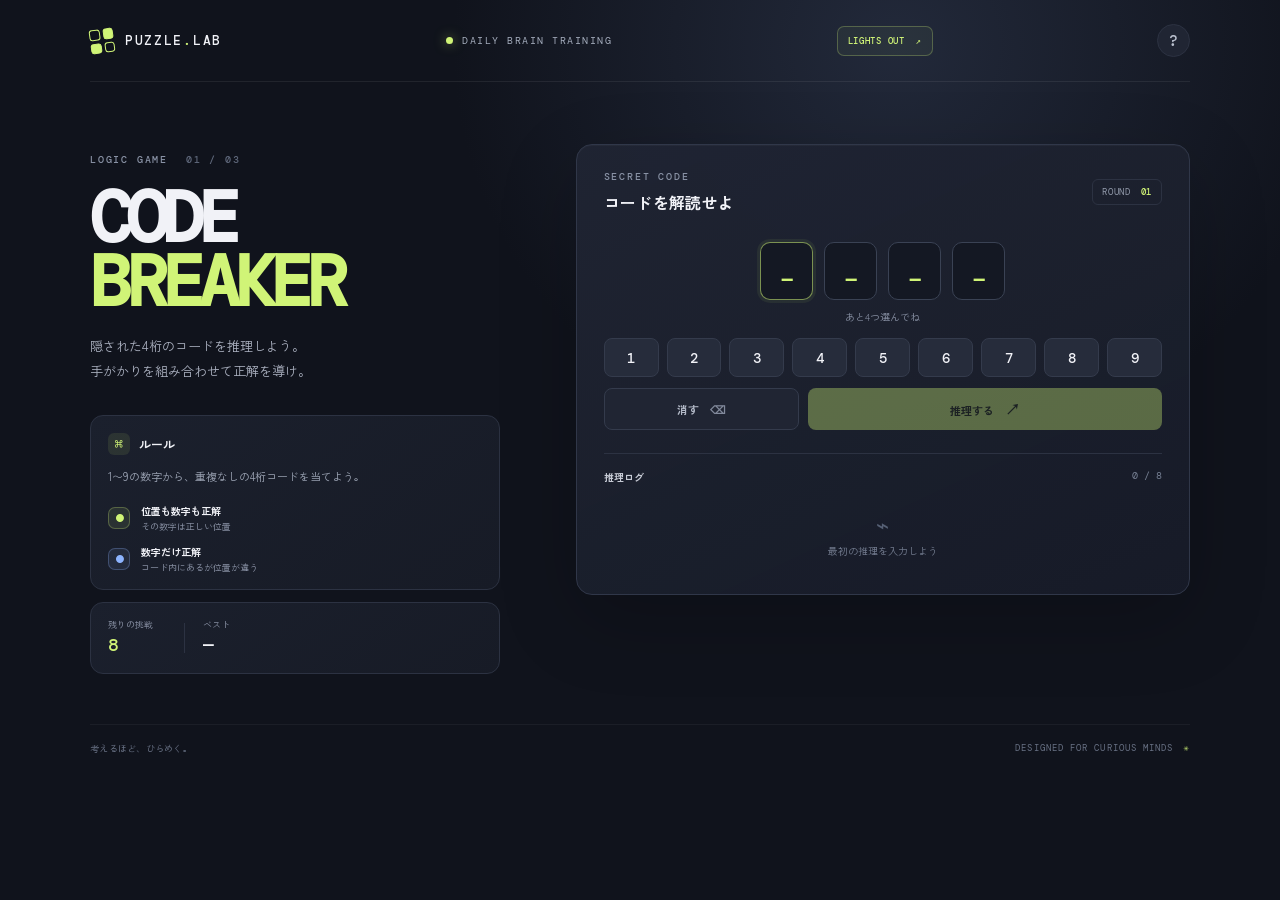
<file: index.html>
<!doctype html>
<html lang="ja">
<head>
  <meta charset="UTF-8" />
  <meta name="viewport" content="width=device-width, initial-scale=1.0" />
  <meta name="theme-color" content="#10131c" />
  <meta name="apple-mobile-web-app-capable" content="yes" />
  <meta name="apple-mobile-web-app-status-bar-style" content="black-translucent" />
  <meta name="apple-mobile-web-app-title" content="CODE BREAKER" />
  <link rel="manifest" href="manifest.webmanifest" />
  <link rel="icon" href="icon.svg" type="image/svg+xml" />
  <link rel="apple-touch-icon" href="icon.svg" />
  <title>CODE BREAKER — 数字推理ゲーム</title>
  <link rel="preconnect" href="https://fonts.googleapis.com" />
  <link rel="preconnect" href="https://fonts.gstatic.com" crossorigin />
  <link href="https://fonts.googleapis.com/css2?family=DM+Mono:wght@400;500&family=Zen+Kaku+Gothic+New:wght@400;500;600;700;800&display=swap" rel="stylesheet" />
  <link rel="stylesheet" href="style.css" />
</head>
<body>
  <main class="shell">
    <header class="topbar">
      <a class="brand" href="#" aria-label="Code Breaker ホーム">
        <span class="brand-mark"><i></i><i></i><i></i><i></i></span>
        <span>PUZZLE<span class="brand-dot">.</span>LAB</span>
      </a>
      <div class="top-meta"><span class="live-dot"></span> DAILY BRAIN TRAINING</div>
      <a class="mode-link" href="lights.html">LIGHTS OUT <span>↗</span></a>
      <button class="icon-button" id="help-button" aria-label="遊び方">?</button>
    </header>

    <section class="game-layout">
      <aside class="intro">
        <p class="eyebrow">LOGIC GAME <span>01 / 03</span></p>
        <h1>CODE<br /><em>BREAKER</em></h1>
        <p class="intro-copy">隠された4桁のコードを推理しよう。<br />手がかりを組み合わせて正解を導け。</p>
        <div class="rule-card">
          <div class="rule-title"><span class="rule-icon">⌘</span> ルール</div>
          <p>1〜9の数字から、重複なしの4桁コードを当てよう。</p>
          <div class="legend-row"><span class="legend-chip exact">●</span><span><b>位置も数字も正解</b><small>その数字は正しい位置</small></span></div>
          <div class="legend-row"><span class="legend-chip exists">●</span><span><b>数字だけ正解</b><small>コード内にあるが位置が違う</small></span></div>
        </div>
        <div class="stats-card">
          <div><small>残りの挑戦</small><strong id="tries-left">8</strong></div>
          <div class="stats-divider"></div>
          <div><small>ベスト</small><strong id="best-score">—</strong></div>
        </div>
      </aside>

      <section class="board-card" aria-label="数字推理ゲーム">
        <div class="board-head">
          <div><p class="eyebrow">SECRET CODE</p><h2>コードを解読せよ</h2></div>
          <span class="round-tag">ROUND <b id="round-number">01</b></span>
        </div>

        <div class="code-display" aria-label="入力中のコード">
          <div class="code-slot active" data-slot="0"><span>_</span></div>
          <div class="code-slot" data-slot="1"><span>_</span></div>
          <div class="code-slot" data-slot="2"><span>_</span></div>
          <div class="code-slot" data-slot="3"><span>_</span></div>
        </div>
        <p class="input-hint" id="input-hint">数字を選んでコードを入力</p>

        <div class="keypad" aria-label="数字キー">
          <button class="number-key" data-number="1">1</button>
          <button class="number-key" data-number="2">2</button>
          <button class="number-key" data-number="3">3</button>
          <button class="number-key" data-number="4">4</button>
          <button class="number-key" data-number="5">5</button>
          <button class="number-key" data-number="6">6</button>
          <button class="number-key" data-number="7">7</button>
          <button class="number-key" data-number="8">8</button>
          <button class="number-key" data-number="9">9</button>
        </div>
        <div class="action-row">
          <button class="clear-button" id="clear-button">消す <span>⌫</span></button>
          <button class="submit-button" id="submit-button" disabled>推理する <span>↗</span></button>
        </div>

        <div class="history-head"><span>推理ログ</span><span id="history-count">0 / 8</span></div>
        <div class="history-list" id="history-list" aria-live="polite">
          <div class="empty-state"><span class="empty-icon">⌁</span><span>最初の推理を入力しよう</span></div>
        </div>
      </section>
    </section>

    <footer><span>考えるほど、ひらめく。</span><span class="footer-right">DESIGNED FOR CURIOUS MINDS <b>✳</b></span></footer>
  </main>

  <div class="modal-backdrop hidden" id="modal" role="dialog" aria-modal="true" aria-labelledby="modal-title">
    <div class="modal-card">
      <button class="modal-close" id="modal-close" aria-label="閉じる">×</button>
      <div class="modal-symbol" id="modal-symbol">✦</div>
      <p class="eyebrow" id="modal-kicker">NICE WORK</p>
      <h2 id="modal-title">コード解読成功！</h2>
      <p id="modal-message">見事な推理！</p>
      <div class="solution-code" id="solution-code"></div>
      <button class="submit-button modal-action" id="new-game-button">もう一度遊ぶ <span>↗</span></button>
    </div>
  </div>
  <div class="toast" id="toast" role="status"></div>
  <script src="game.js"></script>
  <script>if ("serviceWorker" in navigator) window.addEventListener("load", () => navigator.serviceWorker.register("./sw.js"));</script>
</body>
</html>
</file>
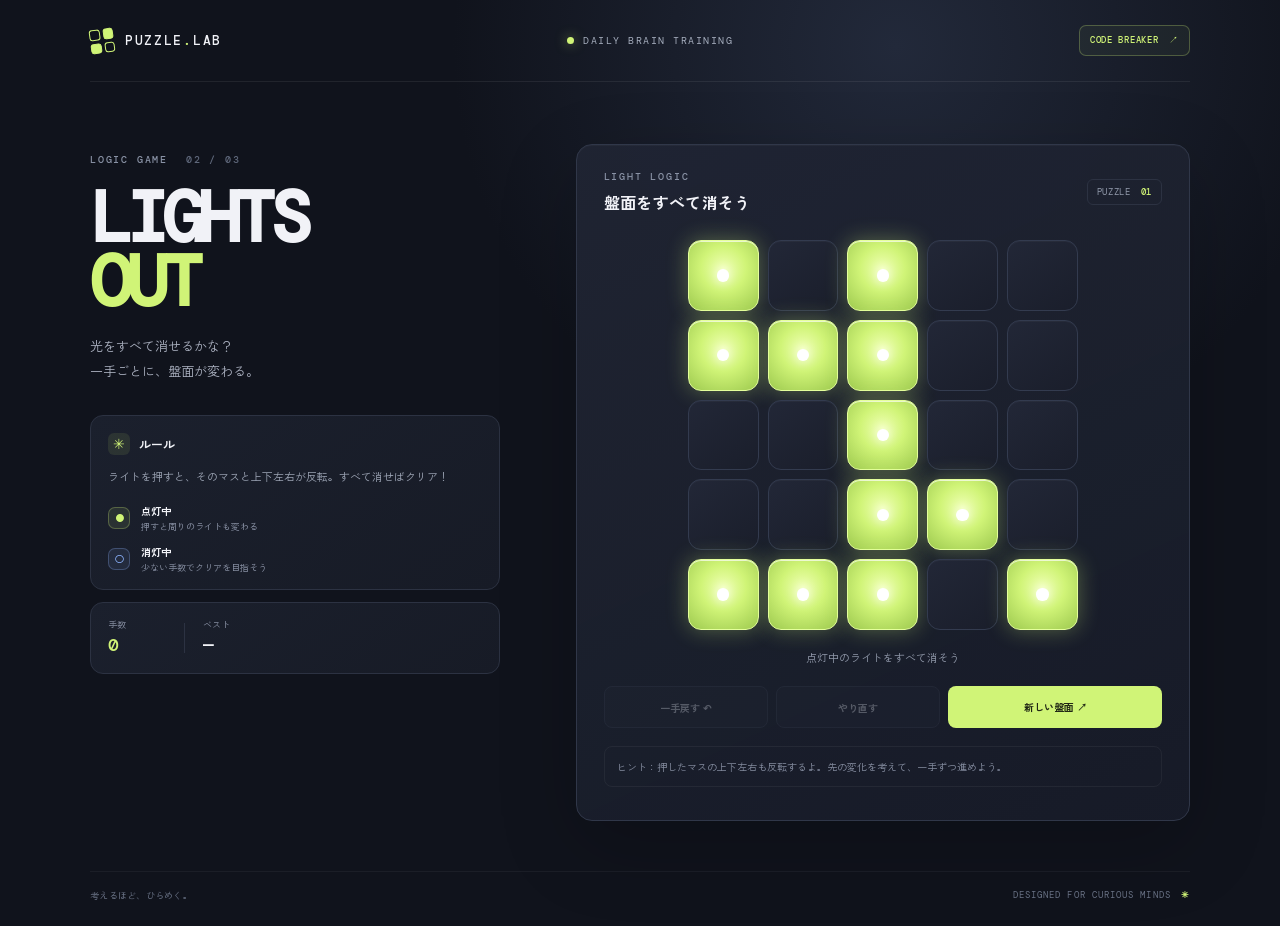
<file: lights.html>
<!doctype html>
<html lang="ja">
<head>
  <meta charset="UTF-8" />
  <meta name="viewport" content="width=device-width, initial-scale=1.0" />
  <meta name="theme-color" content="#10131c" />
  <meta name="apple-mobile-web-app-capable" content="yes" />
  <meta name="apple-mobile-web-app-status-bar-style" content="black-translucent" />
  <meta name="apple-mobile-web-app-title" content="PUZZLE LAB" />
  <link rel="manifest" href="manifest.webmanifest" />
  <link rel="icon" href="icon.svg" type="image/svg+xml" />
  <link rel="apple-touch-icon" href="icon.svg" />
  <title>LIGHTS OUT — 光を消すパズル</title>
  <link rel="preconnect" href="https://fonts.googleapis.com" />
  <link rel="preconnect" href="https://fonts.gstatic.com" crossorigin />
  <link href="https://fonts.googleapis.com/css2?family=DM+Mono:wght@400;500&family=Zen+Kaku+Gothic+New:wght@400;500;600;700;800&display=swap" rel="stylesheet" />
  <link rel="stylesheet" href="style.css" />
</head>
<body>
  <main class="shell">
    <header class="topbar">
      <a class="brand" href="index.html" aria-label="Code Breakerへ戻る">
        <span class="brand-mark"><i></i><i></i><i></i><i></i></span>
        <span>PUZZLE<span class="brand-dot">.</span>LAB</span>
      </a>
      <div class="top-meta"><span class="live-dot"></span> DAILY BRAIN TRAINING</div>
      <a class="mode-link" href="index.html">CODE BREAKER <span>↗</span></a>
    </header>

    <section class="game-layout">
      <aside class="intro">
        <p class="eyebrow">LOGIC GAME <span>02 / 03</span></p>
        <h1 class="lights-title">LIGHTS<br /><em>OUT</em></h1>
        <p class="intro-copy">光をすべて消せるかな？<br />一手ごとに、盤面が変わる。</p>
        <div class="rule-card">
          <div class="rule-title"><span class="rule-icon">✳</span> ルール</div>
          <p>ライトを押すと、そのマスと上下左右が反転。すべて消せばクリア！</p>
          <div class="legend-row"><span class="legend-chip exact">●</span><span><b>点灯中</b><small>押すと周りのライトも変わる</small></span></div>
          <div class="legend-row"><span class="legend-chip exists">○</span><span><b>消灯中</b><small>少ない手数でクリアを目指そう</small></span></div>
        </div>
        <div class="stats-card">
          <div><small>手数</small><strong id="move-count">0</strong></div>
          <div class="stats-divider"></div>
          <div><small>ベスト</small><strong id="best-moves">—</strong></div>
        </div>
      </aside>

      <section class="board-card" aria-label="Lights Outパズル">
        <div class="board-head">
          <div><p class="eyebrow">LIGHT LOGIC</p><h2>盤面をすべて消そう</h2></div>
          <span class="round-tag">PUZZLE <b id="puzzle-number">01</b></span>
        </div>
        <div class="lights-board" id="lights-board" role="group" aria-label="5行5列のライト盤面"></div>
        <p class="puzzle-status" id="puzzle-status" aria-live="polite">点灯中のライトをすべて消そう</p>
        <div class="puzzle-actions">
          <button class="puzzle-button" id="undo-button" disabled>一手戻す ↶</button>
          <button class="puzzle-button" id="reset-button">やり直す</button>
          <button class="puzzle-button primary" id="new-puzzle-button">新しい盤面 ↗</button>
        </div>
        <p class="puzzle-tip">ヒント：押したマスの上下左右も反転するよ。先の変化を考えて、一手ずつ進めよう。</p>
      </section>
    </section>

    <footer><span>考えるほど、ひらめく。</span><span class="footer-right">DESIGNED FOR CURIOUS MINDS <b>✳</b></span></footer>
  </main>

  <div class="modal-backdrop hidden" id="win-modal" role="dialog" aria-modal="true" aria-labelledby="win-title">
    <div class="modal-card">
      <button class="modal-close" id="modal-close" aria-label="閉じる">×</button>
      <div class="modal-symbol">✦</div>
      <p class="eyebrow">ALL LIGHTS OUT</p>
      <h2 id="win-title">クリア！</h2>
      <p id="win-message">見事なひらめき！</p>
      <button class="submit-button modal-action" id="next-puzzle-button">次の盤面へ <span>↗</span></button>
    </div>
  </div>
  <script src="lights.js"></script>
  <script>if ("serviceWorker" in navigator) window.addEventListener("load", () => navigator.serviceWorker.register("./sw.js"));</script>
</body>
</html>
</file>
<file: style.css>
:root {
  color-scheme: dark;
  --bg: #10131c;
  --panel: #191d29;
  --panel-soft: #202533;
  --line: #2c3242;
  --text: #f1f2f7;
  --muted: #9299aa;
  --lime: #d0f477;
  --pink: #ff8f9b;
  --blue: #8db4ff;
}
* { box-sizing: border-box; }
body { margin: 0; min-height: 100vh; background: radial-gradient(ellipse at 70% 5%, #22293a 0, transparent 35%), var(--bg); color: var(--text); font-family: "Zen Kaku Gothic New", sans-serif; }
button { font: inherit; color: inherit; cursor: pointer; }
.shell { width: min(1100px, calc(100% - 48px)); margin: 0 auto; }
.topbar { height: 82px; display:flex; align-items:center; justify-content:space-between; border-bottom:1px solid rgba(255,255,255,.07); }
.brand { color:var(--text); text-decoration:none; display:flex; align-items:center; gap:11px; font:500 13px "DM Mono", monospace; letter-spacing:.13em; }
.brand-dot { color:var(--lime); }
.brand-mark { width:24px; height:24px; display:grid; grid-template-columns:1fr 1fr; gap:3px; transform:rotate(-8deg); }
.brand-mark i { display:block; border:1.5px solid var(--lime); border-radius:3px; }
.brand-mark i:nth-child(2), .brand-mark i:nth-child(3) { background:var(--lime); }
.top-meta { color:#a5adbd; font:10px "DM Mono", monospace; letter-spacing:.15em; display:flex; align-items:center; gap:9px; }
.live-dot { width:7px; height:7px; border-radius:50%; background:var(--lime); box-shadow:0 0 12px #d0f47788; }
.icon-button { background:#202533; border:1px solid var(--line); border-radius:50%; width:33px; height:33px; font:500 15px "DM Mono", monospace; color:#bbc1cf; transition:.2s; }
.icon-button:hover { border-color:var(--lime); color:var(--lime); }
.game-layout { display:grid; grid-template-columns:minmax(270px, .8fr) minmax(480px, 1.2fr); gap:76px; padding:62px 0 50px; align-items:start; }
.intro { padding-top:9px; }
.eyebrow { margin:0; color:#8992a5; font:500 10px "DM Mono", monospace; letter-spacing:.18em; }
.intro .eyebrow span { margin-left:10px; color:#5f687b; }
h1 { font:800 clamp(48px,6vw,70px)/.91 "DM Mono", monospace; letter-spacing:-.085em; margin:21px 0 20px; }
h1 em { color:var(--lime); font-style:normal; }
.intro-copy { color:#abb1c0; line-height:1.9; font-size:13px; margin:0 0 31px; }
.rule-card, .stats-card { border:1px solid var(--line); border-radius:13px; background:linear-gradient(145deg,#1b202d,#171b26); }
.rule-card { padding:17px 17px 15px; }
.rule-title { display:flex; align-items:center; gap:9px; font-size:12px; font-weight:700; }
.rule-icon { display:grid; place-items:center; width:22px; height:22px; border-radius:6px; color:var(--lime); background:#d0f47718; font:14px "DM Mono",monospace; }
.rule-card>p { font-size:11px; color:#9da5b5; line-height:1.8; margin:12px 0 16px; }
.legend-row { display:flex; align-items:center; gap:11px; margin-top:11px; }
.legend-chip { width:22px; height:22px; border:1px solid; border-radius:7px; display:grid; place-items:center; font-size:9px; }
.legend-chip.exact { color:var(--lime); background:#d0f47717; border-color:#d0f47744; }
.legend-chip.exists { color:var(--blue); background:#8db4ff17; border-color:#8db4ff44; }
.legend-row b { display:block; font-size:10px; font-weight:600; }
.legend-row small { display:block; color:#858da0; font-size:9px; margin-top:2px; }
.stats-card { margin-top:12px; height:72px; display:flex; align-items:center; padding:0 17px; gap:18px; }
.stats-card>div:not(.stats-divider) { display:flex; flex-direction:column; gap:2px; min-width:58px; }
.stats-card small { font-size:9px; color:#858da0; }
.stats-card strong { font:500 18px "DM Mono",monospace; color:var(--lime); }
.stats-card>div:last-child strong { color:var(--text); }
.stats-divider { width:1px; height:30px; background:var(--line); }
.board-card { padding:25px 27px 23px; border:1px solid #303749; border-radius:16px; background:linear-gradient(155deg,rgba(31,36,51,.96),rgba(23,27,39,.98)); box-shadow:0 25px 80px #0003, inset 0 1px #ffffff08; }
.board-head { display:flex; align-items:center; justify-content:space-between; }
.board-head h2 { margin:7px 0 0; font-size:16px; font-weight:700; letter-spacing:.02em; }
.round-tag { border:1px solid var(--line); color:#939bac; border-radius:6px; padding:6px 9px; font:9px "DM Mono",monospace; letter-spacing:.08em; }
.round-tag b { color:var(--lime); font-weight:500; margin-left:4px; }
.code-display { display:flex; justify-content:center; gap:11px; margin:28px auto 0; }
.code-slot { width:53px; height:58px; border:1px solid #3a4254; background:#141823; display:grid; place-items:center; border-radius:10px; font:500 24px "DM Mono",monospace; color:var(--lime); transition:.16s; }
.code-slot.active { border-color:#d0f4778c; box-shadow:0 0 0 3px #d0f47710; }
.code-slot span { transform:translateY(-1px); }
.input-hint { height:17px; text-align:center; margin:9px 0 12px; color:#858da0; font-size:10px; }
.keypad { display:grid; grid-template-columns:repeat(9,1fr); gap:8px; }
.number-key { height:39px; background:#262c3b; border:1px solid #343b4c; border-radius:8px; font:500 14px "DM Mono",monospace; transition:transform .12s, background .12s, border-color .12s; }
.number-key:hover:not(:disabled) { border-color:var(--lime); background:#d0f47716; transform:translateY(-2px); }
.number-key:disabled { opacity:.3; cursor:default; }
.action-row { display:flex; gap:9px; margin-top:11px; }
.clear-button, .submit-button { height:42px; border-radius:8px; font-size:11px; font-weight:700; transition:.18s; }
.clear-button { width:35%; border:1px solid #343b4c; background:#202533; color:#b3bac8; }
.clear-button span { margin-left:8px; color:#81899b; }
.clear-button:hover { border-color:#677085; }
.submit-button { flex:1; border:0; background:var(--lime); color:#202615; box-shadow:0 5px 18px #d0f47720; }
.submit-button span { margin-left:8px; font-size:15px; }
.submit-button:hover:not(:disabled) { background:#dcff8a; transform:translateY(-1px); }
.submit-button:disabled { opacity:.36; cursor:default; box-shadow:none; }
.history-head { display:flex; justify-content:space-between; border-top:1px solid var(--line); margin-top:23px; padding-top:15px; color:#c7cbd5; font-size:10px; font-weight:700; }
.history-head span:last-child { color:#778094; font:10px "DM Mono",monospace; }
.history-list { max-height:250px; overflow:auto; padding-top:9px; }
.empty-state { color:#717a8d; display:flex; flex-direction:column; align-items:center; justify-content:center; min-height:78px; font-size:10px; gap:4px; }
.empty-icon { font-size:22px; color:#566075; }
.guess-row { display:grid; grid-template-columns:27px 1fr auto; align-items:center; gap:11px; min-height:45px; border-bottom:1px solid #ffffff0b; animation:appear .24s ease-out; }
.guess-index { color:#697287; font:10px "DM Mono",monospace; }
.guess-digits { display:flex; gap:5px; }
.guess-digit { width:26px; height:28px; border:1px solid #353d4f; background:#171b26; border-radius:6px; display:grid; place-items:center; color:#e8eaf0; font:12px "DM Mono",monospace; }
.feedback { display:flex; align-items:center; gap:5px; }
.feedback-count { display:flex; gap:3px; align-items:center; margin-right:4px; color:#aab1bf; font:10px "DM Mono",monospace; }
.feedback-count.exact { color:var(--lime); }
.feedback-count.exists { color:var(--blue); }
.feedback-count i { display:block; width:6px; height:6px; border-radius:50%; background:currentColor; }
.feedback-count b { font-weight:500; margin-left:1px; }
.toast { position:fixed; left:50%; bottom:25px; transform:translate(-50%,15px); opacity:0; pointer-events:none; background:#30384a; color:#fff; border:1px solid #485269; padding:10px 15px; border-radius:9px; font-size:11px; transition:.2s; box-shadow:0 10px 30px #0005; z-index:5; }
.toast.show { opacity:1; transform:translate(-50%,0); }
footer { display:flex; justify-content:space-between; padding:17px 0 24px; border-top:1px solid #ffffff0c; color:#687184; font-size:9px; letter-spacing:.03em; }
.footer-right { font:9px "DM Mono",monospace; letter-spacing:.12em; }
.footer-right b { color:var(--lime); margin-left:4px; }
.modal-backdrop { position:fixed; inset:0; background:#090b11c9; display:grid; place-items:center; padding:20px; z-index:10; backdrop-filter:blur(8px); }
.modal-backdrop.hidden { display:none; }
.modal-card { width:min(370px,100%); padding:32px; border:1px solid #394153; border-radius:17px; background:#1b202d; text-align:center; position:relative; box-shadow:0 25px 100px #0009; animation:pop .3s ease-out; }
.modal-close { position:absolute; right:14px; top:10px; border:0; background:none; color:#929aab; font-size:23px; }
.modal-symbol { color:var(--lime); font-size:29px; margin-bottom:9px; }
.modal-card h2 { font-size:21px; margin:9px 0; }
.modal-card>p:not(.eyebrow) { color:#a6adbc; font-size:12px; line-height:1.8; margin:0; }
.solution-code { display:flex; justify-content:center; gap:8px; margin:22px 0; }
.solution-code span { width:40px; height:43px; display:grid; place-items:center; border:1px solid #d0f4774d; color:var(--lime); background:#d0f47712; border-radius:8px; font:16px "DM Mono",monospace; }
.modal-action { width:100%; }
@keyframes appear { from { opacity:0; transform:translateY(6px); } to { opacity:1; transform:translateY(0); } }
@keyframes pop { from { opacity:0; transform:scale(.95) translateY(8px); } to { opacity:1; transform:scale(1) translateY(0); } }
@media(max-width:760px) { .shell{width:min(520px,calc(100% - 28px))}.topbar{height:65px}.top-meta{font-size:8px}.game-layout{grid-template-columns:1fr;gap:27px;padding:32px 0 28px}.intro{padding-top:0}.intro h1{font-size:52px;margin:13px 0}.intro-copy{margin-bottom:17px}.rule-card{padding:14px}.rule-card>p{margin:9px 0 12px}.stats-card{height:61px;margin-top:8px}.board-card{padding:21px 17px}.keypad{gap:6px}.number-key{height:38px}.code-slot{width:48px;height:53px}.footer-right{font-size:7px} }
@media(max-width:370px) { .board-card{padding:18px 12px}.keypad{gap:4px}.number-key{height:35px}.code-slot{width:44px} }


/* Lights Out puzzle */
.mode-link { color:var(--lime); text-decoration:none; border:1px solid #d0f47744; background:#d0f4770c; border-radius:7px; padding:8px 10px; font:500 9px "DM Mono",monospace; letter-spacing:.08em; white-space:nowrap; transition:.18s; }
.mode-link span { margin-left:5px; }
.mode-link:hover { background:#d0f4771d; border-color:#d0f47788; }
.lights-title { font-size:clamp(52px,6vw,70px); }
.lights-board { width:min(100%,390px); display:grid; grid-template-columns:repeat(5,1fr); gap:9px; margin:26px auto 16px; }
.light-cell { aspect-ratio:1; padding:0; border:1px solid #333b4f; border-radius:13px; background:linear-gradient(145deg,#222737,#1a1e2b); box-shadow:inset 0 1px #ffffff08; transition:transform .13s,background .18s,border-color .18s,box-shadow .18s; touch-action:manipulation; }
.light-cell:hover { transform:translateY(-2px); border-color:#768198; }
.light-cell:focus-visible { outline:3px solid #fff; outline-offset:2px; }
.light-cell.on { border-color:#e4ff9b; background:radial-gradient(circle at 50% 40%,#efffb3 0,#d0f477 42%,#9dc94f 100%); box-shadow:0 0 22px #d0f47755,inset 0 1px #ffffffaa; }
.light-cell.on::after { content:""; display:block; width:18%; height:18%; margin:auto; border-radius:50%; background:#fff; box-shadow:0 0 12px #fff; }
.puzzle-status { display:flex; align-items:center; justify-content:center; min-height:22px; color:#9199aa; font-size:11px; text-align:center; }
.puzzle-actions { display:grid; grid-template-columns:1fr 1fr 1.3fr; gap:8px; margin-top:18px; }
.puzzle-button { min-height:42px; border:1px solid #343b4c; border-radius:8px; background:#202533; color:#c6cbd5; font-size:10px; font-weight:700; transition:.18s; }
.puzzle-button:hover:not(:disabled) { border-color:#738098; background:#282e3d; }
.puzzle-button:disabled { opacity:.35; cursor:default; }
.puzzle-button.primary { border:0; background:var(--lime); color:#202615; }
.puzzle-button.primary:hover { background:#dcff8a; }
.puzzle-tip { padding:11px 12px; border:1px solid #ffffff0d; border-radius:8px; color:#858da0; font-size:10px; line-height:1.7; margin-top:18px; }
@media(max-width:760px) { .topbar{gap:8px}.top-meta{letter-spacing:.06em}.mode-link{font-size:8px;padding:7px}.lights-board{gap:7px;margin:21px auto 13px}.light-cell{border-radius:10px}.puzzle-actions{gap:6px}.puzzle-button{font-size:9px} }
@media(max-width:370px) { .top-meta{display:none}.lights-board{gap:6px}.light-cell{border-radius:8px}.puzzle-actions{grid-template-columns:1fr 1fr}.puzzle-button.primary{grid-column:1/-1} }
</file>
